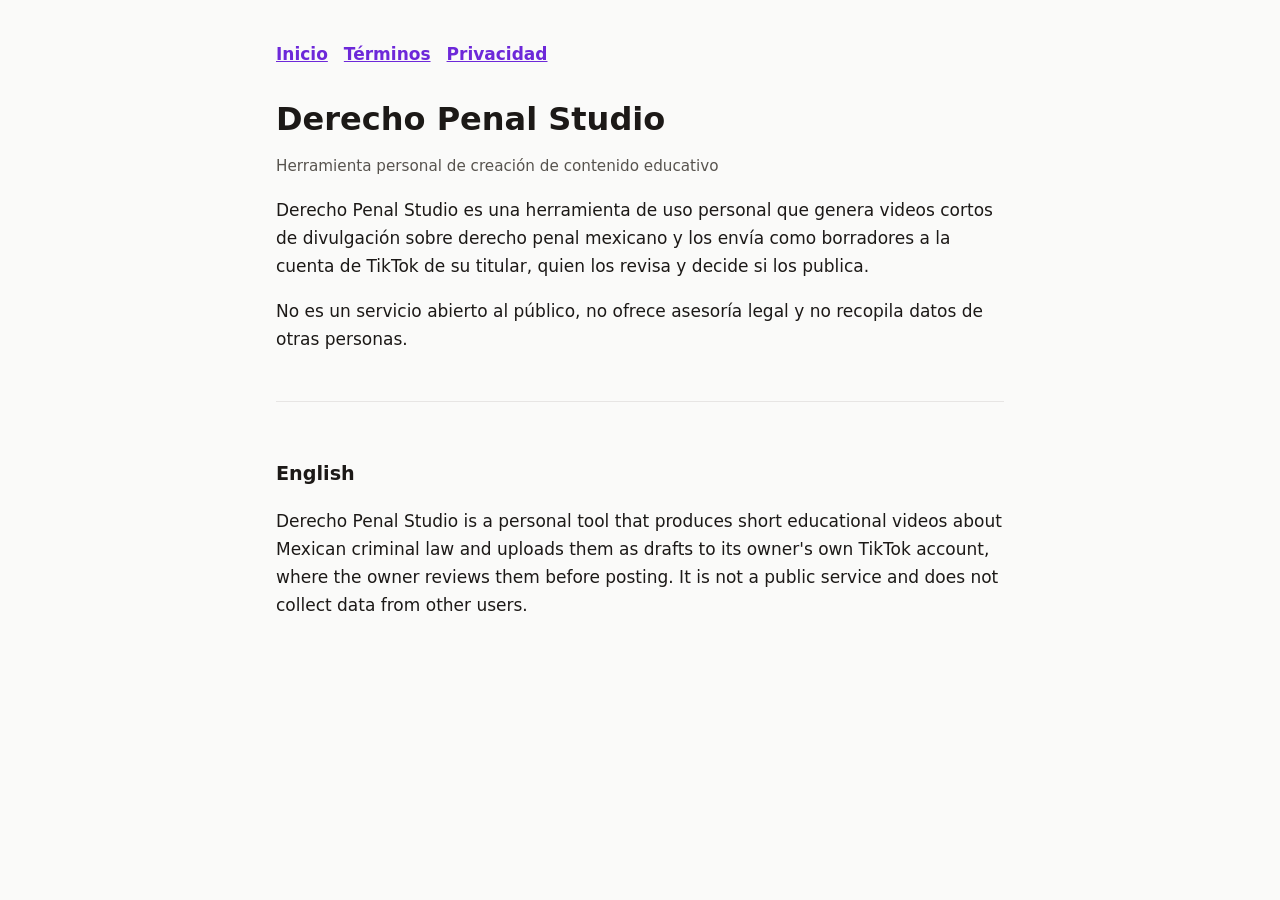
<file: index.html>
<!doctype html><html lang="es"><head><meta charset="utf-8"><meta name="viewport" content="width=device-width,initial-scale=1"><title>Derecho Penal Studio</title><link rel="stylesheet" href="/estilo.css"></head><body><main><nav><a href="/">Inicio</a><a href="/terminos/">Términos</a><a href="/privacidad/">Privacidad</a></nav>
<h1>Derecho Penal Studio</h1>
<p class="meta">Herramienta personal de creación de contenido educativo</p>
<p>Derecho Penal Studio es una herramienta de uso personal que genera videos cortos de divulgación sobre derecho penal mexicano y los envía como borradores a la cuenta de TikTok de su titular, quien los revisa y decide si los publica.</p>
<p>No es un servicio abierto al público, no ofrece asesoría legal y no recopila datos de otras personas.</p>
<div class="en"><h2>English</h2><p>Derecho Penal Studio is a personal tool that produces short educational videos about Mexican criminal law and uploads them as drafts to its owner's own TikTok account, where the owner reviews them before posting. It is not a public service and does not collect data from other users.</p></div>
</main></body></html>
</file>
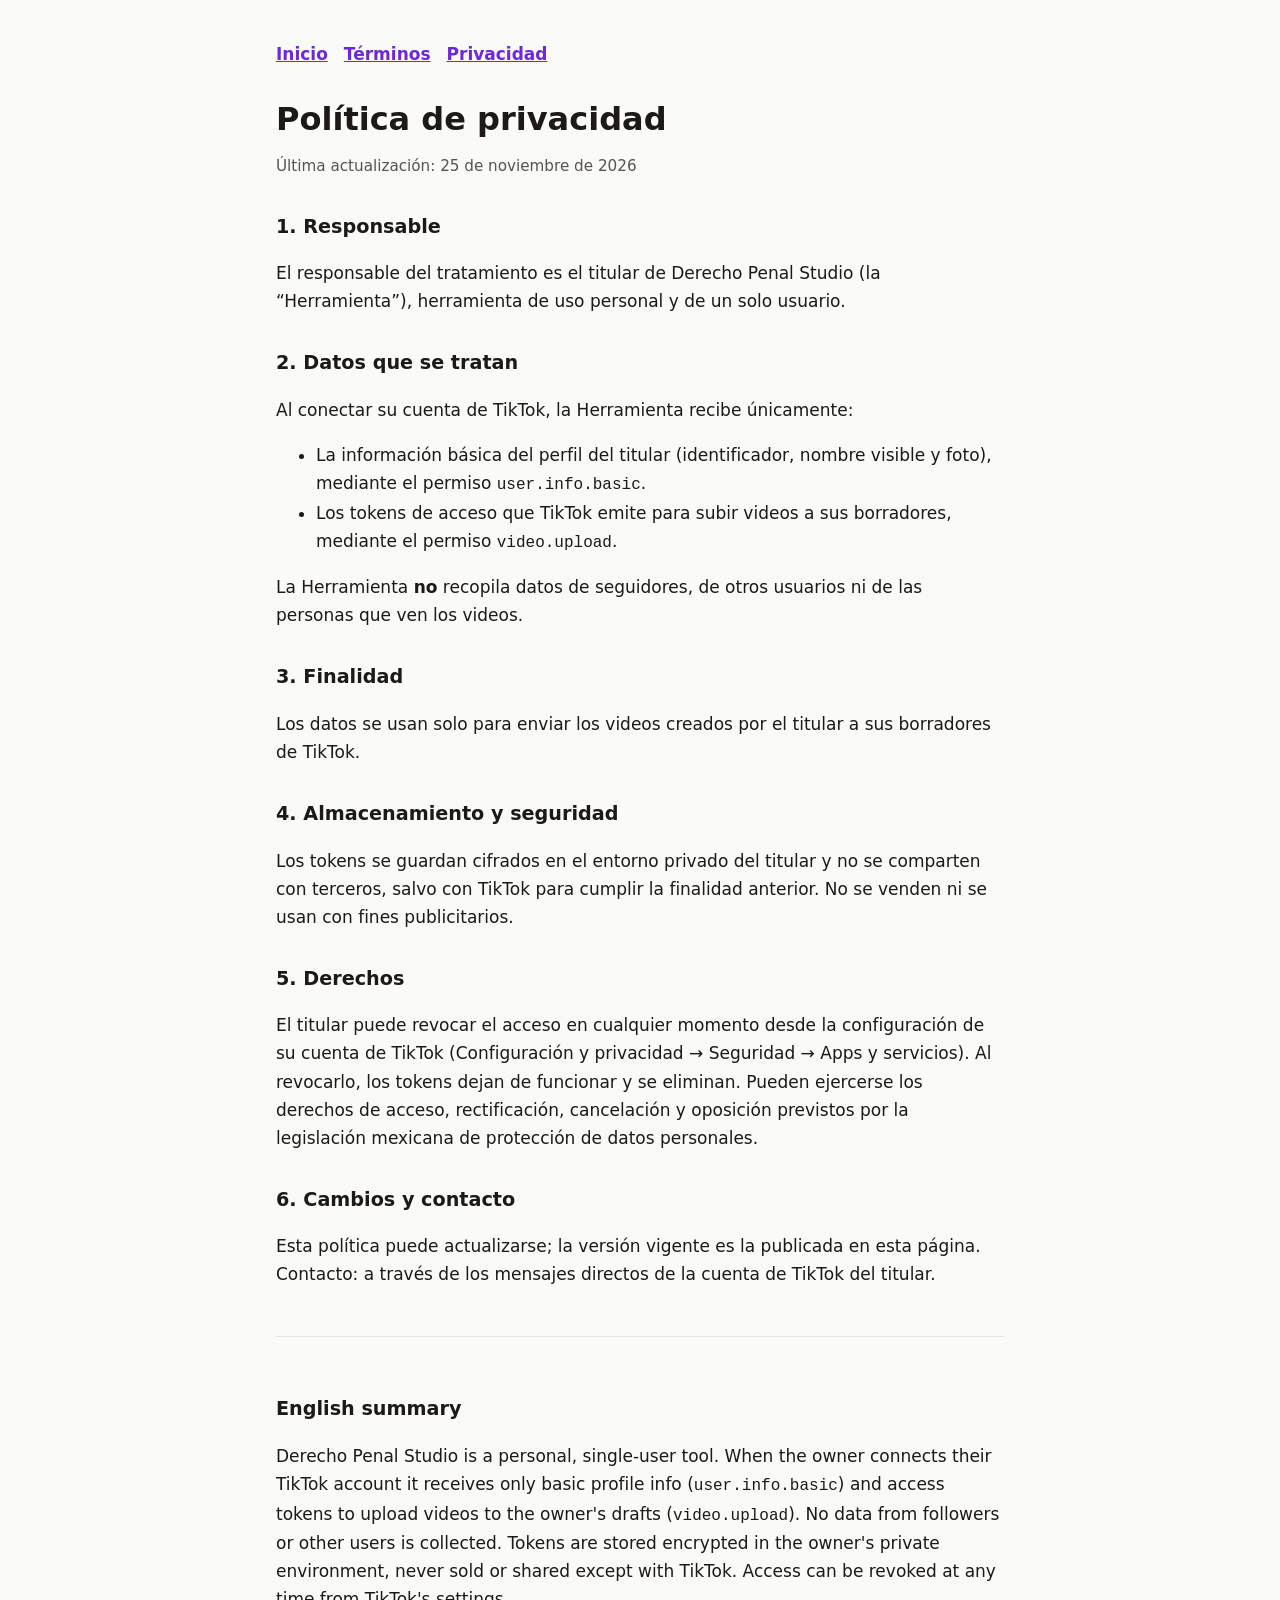
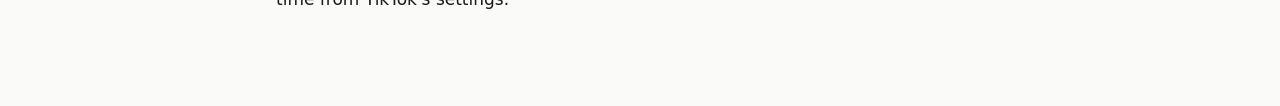
<file: privacidad/index.html>
<!doctype html><html lang="es"><head><meta charset="utf-8"><meta name="viewport" content="width=device-width,initial-scale=1"><title>Política de privacidad · Derecho Penal Studio</title><link rel="stylesheet" href="/estilo.css"></head><body><main><nav><a href="/">Inicio</a><a href="/terminos/">Términos</a><a href="/privacidad/">Privacidad</a></nav>
<h1>Política de privacidad</h1>
<p class="meta">Última actualización: 25 de noviembre de 2026</p>
<h2>1. Responsable</h2>
<p>El responsable del tratamiento es el titular de Derecho Penal Studio (la “Herramienta”), herramienta de uso personal y de un solo usuario.</p>
<h2>2. Datos que se tratan</h2>
<p>Al conectar su cuenta de TikTok, la Herramienta recibe únicamente:</p>
<ul><li>La información básica del perfil del titular (identificador, nombre visible y foto), mediante el permiso <code>user.info.basic</code>.</li>
<li>Los tokens de acceso que TikTok emite para subir videos a sus borradores, mediante el permiso <code>video.upload</code>.</li></ul>
<p>La Herramienta <strong>no</strong> recopila datos de seguidores, de otros usuarios ni de las personas que ven los videos.</p>
<h2>3. Finalidad</h2>
<p>Los datos se usan solo para enviar los videos creados por el titular a sus borradores de TikTok.</p>
<h2>4. Almacenamiento y seguridad</h2>
<p>Los tokens se guardan cifrados en el entorno privado del titular y no se comparten con terceros, salvo con TikTok para cumplir la finalidad anterior. No se venden ni se usan con fines publicitarios.</p>
<h2>5. Derechos</h2>
<p>El titular puede revocar el acceso en cualquier momento desde la configuración de su cuenta de TikTok (Configuración y privacidad → Seguridad → Apps y servicios). Al revocarlo, los tokens dejan de funcionar y se eliminan. Pueden ejercerse los derechos de acceso, rectificación, cancelación y oposición previstos por la legislación mexicana de protección de datos personales.</p>
<h2>6. Cambios y contacto</h2>
<p>Esta política puede actualizarse; la versión vigente es la publicada en esta página. Contacto: <span id="contacto">a través de los mensajes directos de la cuenta de TikTok del titular</span>.</p>
<div class="en"><h2>English summary</h2><p>Derecho Penal Studio is a personal, single-user tool. When the owner connects their TikTok account it receives only basic profile info (<code>user.info.basic</code>) and access tokens to upload videos to the owner's drafts (<code>video.upload</code>). No data from followers or other users is collected. Tokens are stored encrypted in the owner's private environment, never sold or shared except with TikTok. Access can be revoked at any time from TikTok's settings.</p></div>
</main></body></html>
</file>
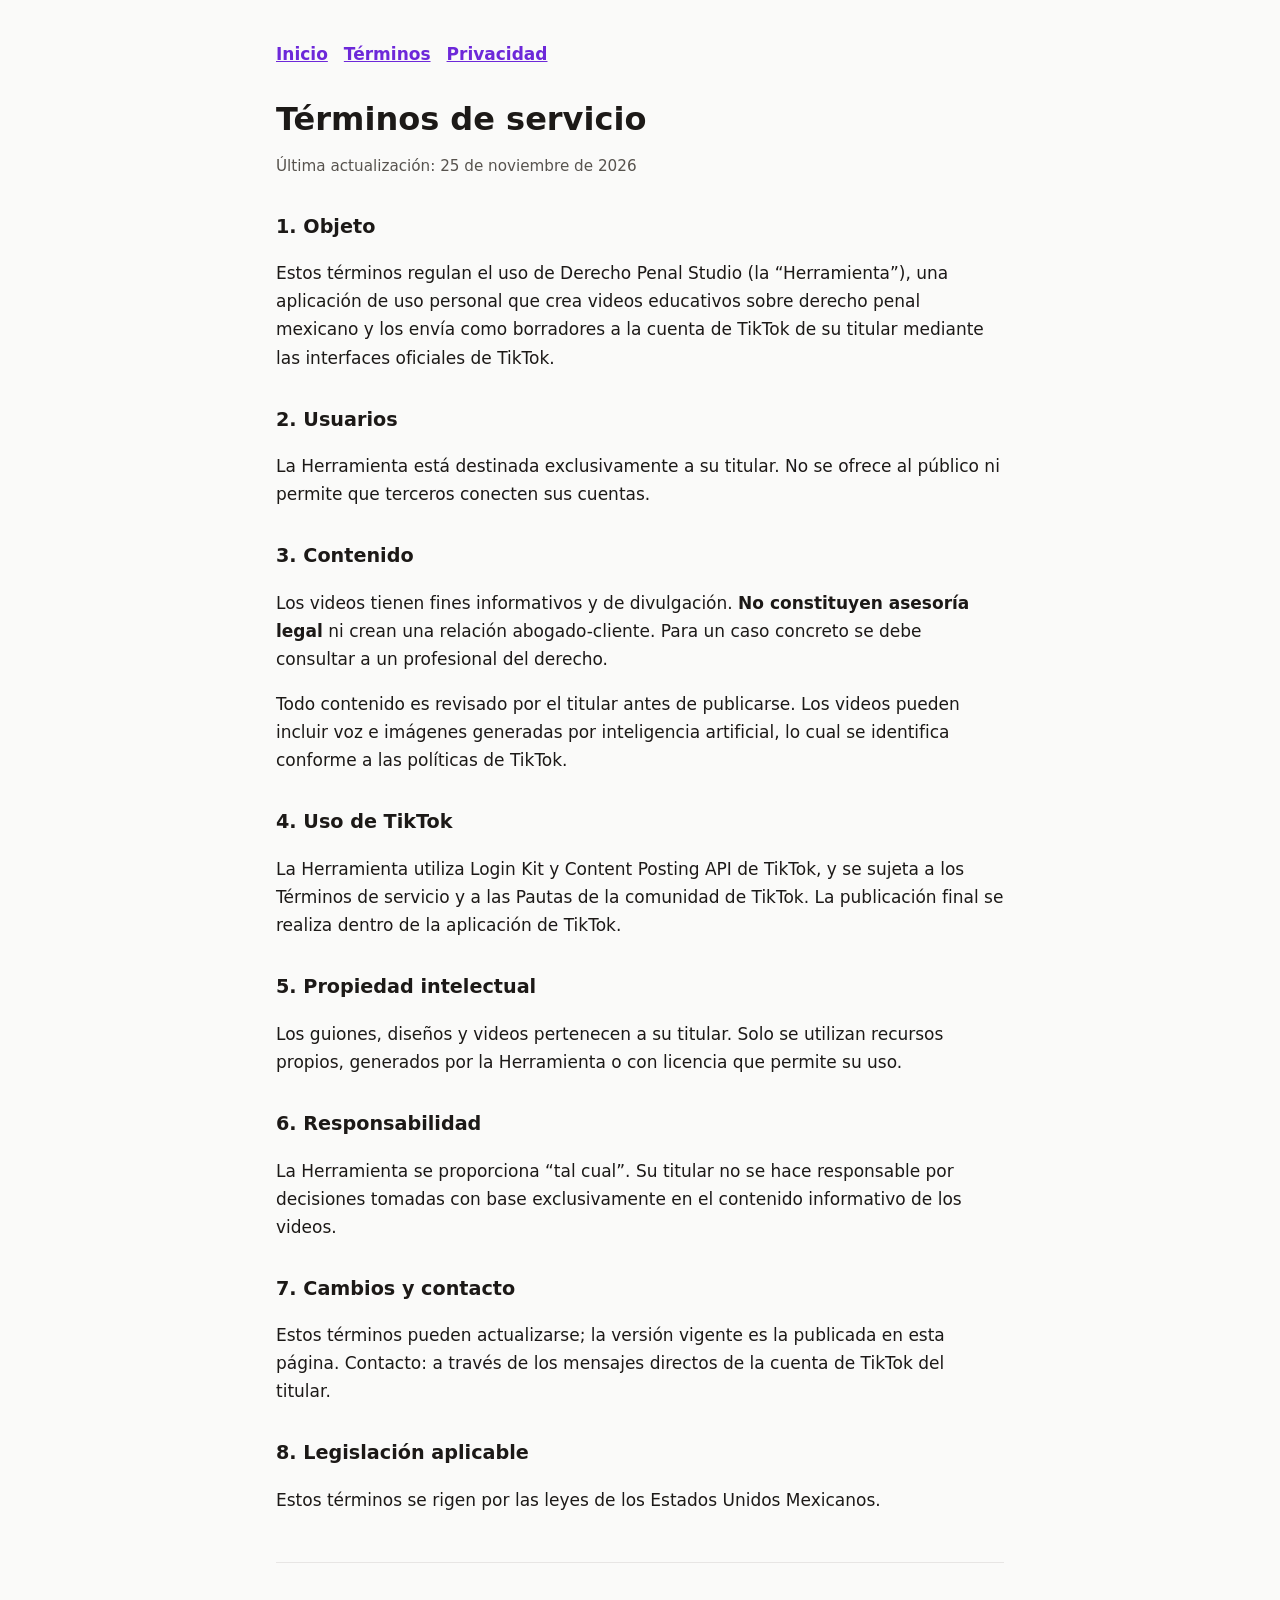
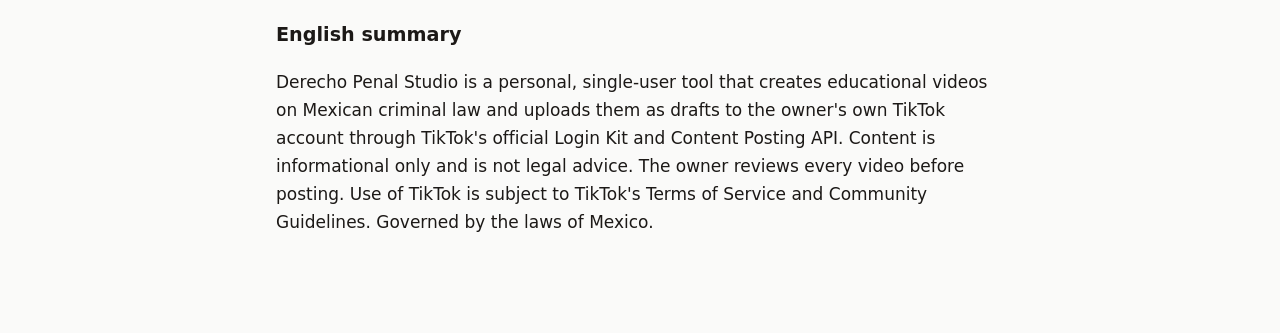
<file: terminos/index.html>
<!doctype html><html lang="es"><head><meta charset="utf-8"><meta name="viewport" content="width=device-width,initial-scale=1"><title>Términos de servicio · Derecho Penal Studio</title><link rel="stylesheet" href="/estilo.css"></head><body><main><nav><a href="/">Inicio</a><a href="/terminos/">Términos</a><a href="/privacidad/">Privacidad</a></nav>
<h1>Términos de servicio</h1>
<p class="meta">Última actualización: 25 de noviembre de 2026</p>
<h2>1. Objeto</h2>
<p>Estos términos regulan el uso de Derecho Penal Studio (la “Herramienta”), una aplicación de uso personal que crea videos educativos sobre derecho penal mexicano y los envía como borradores a la cuenta de TikTok de su titular mediante las interfaces oficiales de TikTok.</p>
<h2>2. Usuarios</h2>
<p>La Herramienta está destinada exclusivamente a su titular. No se ofrece al público ni permite que terceros conecten sus cuentas.</p>
<h2>3. Contenido</h2>
<p>Los videos tienen fines informativos y de divulgación. <strong>No constituyen asesoría legal</strong> ni crean una relación abogado-cliente. Para un caso concreto se debe consultar a un profesional del derecho.</p>
<p>Todo contenido es revisado por el titular antes de publicarse. Los videos pueden incluir voz e imágenes generadas por inteligencia artificial, lo cual se identifica conforme a las políticas de TikTok.</p>
<h2>4. Uso de TikTok</h2>
<p>La Herramienta utiliza Login Kit y Content Posting API de TikTok, y se sujeta a los Términos de servicio y a las Pautas de la comunidad de TikTok. La publicación final se realiza dentro de la aplicación de TikTok.</p>
<h2>5. Propiedad intelectual</h2>
<p>Los guiones, diseños y videos pertenecen a su titular. Solo se utilizan recursos propios, generados por la Herramienta o con licencia que permite su uso.</p>
<h2>6. Responsabilidad</h2>
<p>La Herramienta se proporciona “tal cual”. Su titular no se hace responsable por decisiones tomadas con base exclusivamente en el contenido informativo de los videos.</p>
<h2>7. Cambios y contacto</h2>
<p>Estos términos pueden actualizarse; la versión vigente es la publicada en esta página. Contacto: <span id="contacto">a través de los mensajes directos de la cuenta de TikTok del titular</span>.</p>
<h2>8. Legislación aplicable</h2>
<p>Estos términos se rigen por las leyes de los Estados Unidos Mexicanos.</p>
<div class="en"><h2>English summary</h2><p>Derecho Penal Studio is a personal, single-user tool that creates educational videos on Mexican criminal law and uploads them as drafts to the owner's own TikTok account through TikTok's official Login Kit and Content Posting API. Content is informational only and is not legal advice. The owner reviews every video before posting. Use of TikTok is subject to TikTok's Terms of Service and Community Guidelines. Governed by the laws of Mexico.</p></div>
</main></body></html>
</file>
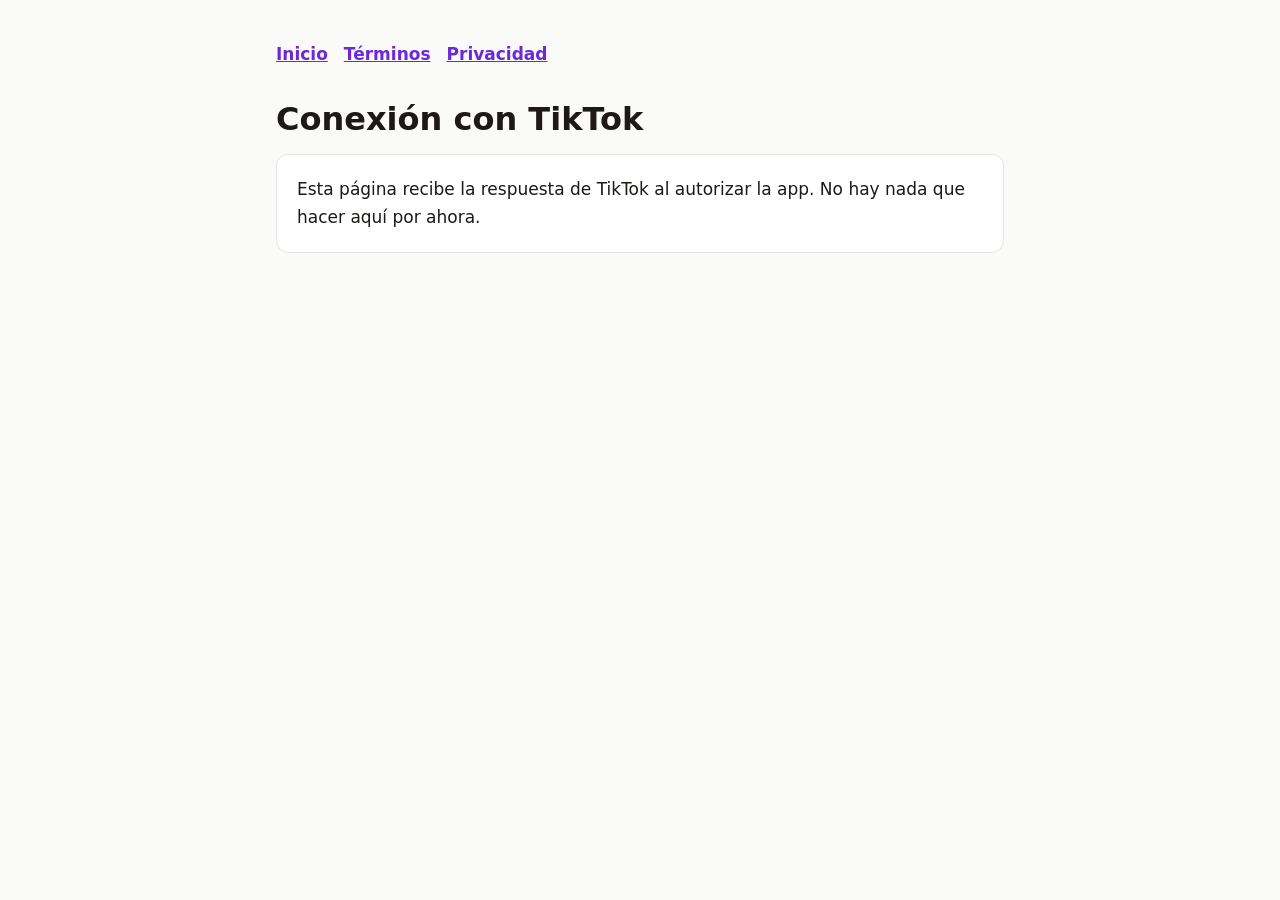
<file: tiktok/callback/index.html>
<!doctype html><html lang="es"><head><meta charset="utf-8"><meta name="viewport" content="width=device-width,initial-scale=1"><title>Conexión con TikTok · Derecho Penal Studio</title><link rel="stylesheet" href="/estilo.css"></head><body><main><nav><a href="/">Inicio</a><a href="/terminos/">Términos</a><a href="/privacidad/">Privacidad</a></nav>
<h1>Conexión con TikTok</h1>
<div id="estado" class="card">Procesando…</div>
<script>
(function(){
  var q=new URLSearchParams(location.search), el=document.getElementById('estado');
  if(q.get('error')){el.textContent='TikTok devolvió un error: '+(q.get('error_description')||q.get('error'));return;}
  var code=q.get('code');
  if(!code){el.textContent='Esta página recibe la respuesta de TikTok al autorizar la app. No hay nada que hacer aquí por ahora.';return;}
  el.innerHTML='<p><strong>¡Autorización recibida!</strong> Copia este código y entrégalo como te indicaron. Caduca en pocos minutos.</p><p><code id="c"></code></p><button id="b">Copiar código</button>';
  document.getElementById('c').textContent=code;
  document.getElementById('b').onclick=function(){navigator.clipboard.writeText(code);this.textContent='Copiado ✓';};
})();
</script>
</main></body></html>
</file>
<file: estilo.css>
:root{--bg:#fafaf9;--fg:#1c1917;--muted:#57534e;--accent:#6d28d9;--card:#fff;--line:#e7e5e4}
@media (prefers-color-scheme:dark){:root{--bg:#0c0a09;--fg:#f5f5f4;--muted:#a8a29e;--accent:#a78bfa;--card:#1c1917;--line:#292524}}
*{box-sizing:border-box}body{margin:0;background:var(--bg);color:var(--fg);font:17px/1.65 system-ui,-apple-system,Segoe UI,Roboto,sans-serif}
main{max-width:760px;margin:0 auto;padding:40px 16px 80px}h1{font-size:2rem;line-height:1.2;margin:0 0 8px}h2{font-size:1.2rem;margin:32px 0 8px}
.meta{color:var(--muted);font-size:.95rem}a{color:var(--accent)}nav{display:flex;gap:16px;flex-wrap:wrap;margin-bottom:32px;font-weight:600}
.en{margin-top:48px;padding-top:24px;border-top:1px solid var(--line)}.card{background:var(--card);border:1px solid var(--line);border-radius:12px;padding:20px;margin:16px 0}
code{word-break:break-all;font-size:1rem}button{font:inherit;font-weight:600;padding:10px 18px;border-radius:10px;border:0;background:var(--accent);color:#fff;cursor:pointer}
</file>
